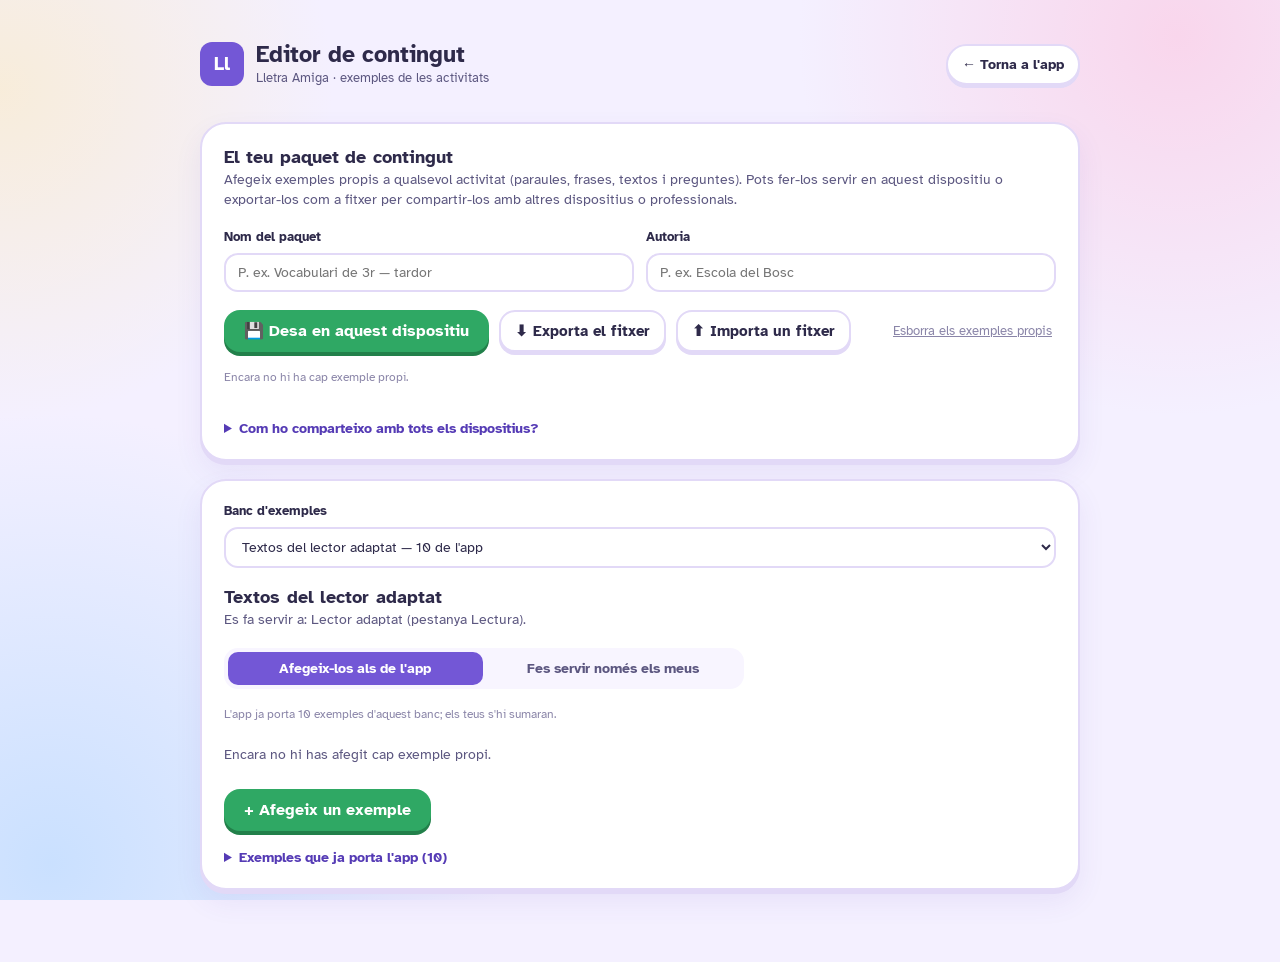
<file: editor.html>
<!doctype html>
<html lang="ca">
<head>
  <meta charset="utf-8" />
  <meta name="viewport" content="width=device-width, initial-scale=1" />
  <title>Editor de contingut · Lletra Amiga</title>
  <meta name="description" content="Afegeix o substitueix els exemples de les activitats de Lletra Amiga i comparteix-los com a fitxer." />
  <link rel="preconnect" href="https://fonts.googleapis.com">
  <link rel="stylesheet" href="https://fonts.googleapis.com/css2?family=Atkinson+Hyperlegible:wght@400;700&family=Lexend:wght@400;500;600;700&display=swap">
  <link rel="stylesheet" href="css/styles.css">
  <link rel="stylesheet" href="css/editor.css">
</head>
<body>
<div class="app ed-app">
  <header class="topbar">
    <div class="brand">
      <div class="brand-mark" aria-hidden="true">Ll</div>
      <div>
        <p class="brand-name">Editor de contingut</p>
        <p class="brand-tag">Lletra Amiga · exemples de les activitats</p>
      </div>
    </div>
    <div class="header-actions">
      <a class="icon-btn" id="backToApp" href="index.html">← Torna a l'app</a>
    </div>
  </header>

  <section class="card stack">
    <div>
      <p class="section-title">El teu paquet de contingut</p>
      <p class="section-hint">Afegeix exemples propis a qualsevol activitat (paraules, frases, textos i preguntes). Pots fer-los servir en aquest dispositiu o exportar-los com a fitxer per compartir-los amb altres dispositius o professionals.</p>
    </div>
    <div class="ed-meta">
      <div class="field-group"><label class="field-label" for="packTitle">Nom del paquet</label><input class="field" id="packTitle" placeholder="P. ex. Vocabulari de 3r — tardor"></div>
      <div class="field-group"><label class="field-label" for="packAuthor">Autoria</label><input class="field" id="packAuthor" placeholder="P. ex. Escola del Bosc"></div>
    </div>
    <div class="reader-toolbar ed-actions">
      <button class="play-btn" id="saveBtn" type="button">💾 Desa en aquest dispositiu</button>
      <button class="ghost-btn" id="exportBtn" type="button">⬇ Exporta el fitxer</button>
      <button class="ghost-btn" id="importBtn" type="button">⬆ Importa un fitxer</button>
      <input type="file" id="importFile" accept=".json,application/json" hidden>
      <button class="link-btn" id="clearBtn" type="button">Esborra els exemples propis</button>
    </div>
    <p class="field-note" id="ownTotal"></p>
    <p class="field-note" id="saveState" aria-live="polite"></p>
    <p class="ed-status" id="edStatus" role="status" aria-live="polite"></p>

    <details class="ed-help">
      <summary>Com ho comparteixo amb tots els dispositius?</summary>
      <ol>
        <li>Prem <b>Exporta el fitxer</b>: es baixa un <code>contingut.json</code>.</li>
        <li>Publica'l en una adreça web accessible, per exemple dins del repositori de GitHub de l'app (a l'arrel, amb el nom <code>contingut.json</code>, el reben automàticament totes les còpies de la web i de l'app que se'n publiquin) o en qualsevol web que permeti l'accés des d'altres llocs (CORS), com GitHub Pages o un <i>gist</i> públic (adreça «raw»).</li>
        <li>A cada dispositiu, ves a <b>Ajustos de lectura → Exemples i contingut</b>, enganxa l'adreça i prem <b>Desa i actualitza</b>. A partir d'aquí, cada vegada que s'obri l'app es baixaran les novetats.</li>
      </ol>
      <p class="field-note">També pots carregar aquí un paquet publicat per editar-lo:</p>
      <div class="reader-toolbar">
        <input class="field" id="loadUrl" type="url" inputmode="url" placeholder="https://…/contingut.json" spellcheck="false">
        <button class="ghost-btn" id="loadUrlBtn" type="button">Carrega'l a l'editor</button>
      </div>
    </details>
  </section>

  <section class="card stack ed-bank">
    <div class="field-group">
      <label class="field-label" for="bankSelect">Banc d'exemples</label>
      <select class="field" id="bankSelect"></select>
    </div>
    <div id="bankView" class="stack"></div>
  </section>
</div>

<script src="js/banks.js"></script>
<script src="js/content.js"></script>
<script src="js/editor.js"></script>
</body>
</html>
</file>
<file: css/styles.css>
:root{
  --bg:#F4F0FF;
  --surface:#FFFFFF;
  --surface-2:#F8F5FF;
  --border:#E2D9F7;
  --ink:#2E2A4A;
  --ink-secondary:#5C5780;
  --ink-muted:#8A85A8;
  --accent:#7357D6;
  --accent-strong:#553BB5;
  --accent-soft:#ECE6FF;
  --accent-contrast:#FFFFFF;
  --success:#22804A;
  --success-soft:#E1F6E8;
  --warning:#B4501C;
  --warning-soft:#FFE9DC;
  --go:#2FA864; --go-edge:#22804A;
  --back:#E0507F; --back-edge:#B93564;
  --radius-sm:12px;
  --radius-md:18px;
  --radius-lg:26px;
  --shadow-card:0 4px 0 var(--border), 0 12px 28px rgba(85,59,181,.08);
  --font-fun:'Fredoka', 'Atkinson Hyperlegible', 'Segoe UI', sans-serif;
  /* Colors de les seccions: fons pastel i línia */
  --c-lectura:#D6EBFF; --l-lectura:#5B9FE6;
  --c-fonologia:#FFDCE8; --l-fonologia:#E8709A;
  --c-descodificacio:#FFE3CC; --l-descodificacio:#EE8A45;
  --c-ortografia:#FFF0BF; --l-ortografia:#DDAA22;
  --c-vocabulari:#D3F3E2; --l-vocabulari:#3DB27A;
  --c-comprensio:#E7DEFF; --l-comprensio:#8E73E3;
  --c-missions:#DDF3CF; --l-missions:#62AE3E;
  --c-progres:#CFF0F2; --l-progres:#34A3AC;
  --font-display:'Atkinson Hyperlegible', 'Segoe UI', sans-serif;
  --font-reading:'Lexend', 'Segoe UI', sans-serif;
  --reading-size:20px;
  --reading-line:1.8;
  --reading-tracking:0.02em;
}
@media (prefers-color-scheme: dark){
  :root:not([data-theme="light"]){
    --bg:#1B1830; --surface:#252142; --surface-2:#2D2850; --border:#403A68;
    --ink:#F1EEFF; --ink-secondary:#C4BEE4; --ink-muted:#9089B6;
    --accent:#A893FF; --accent-strong:#D2C7FF; --accent-soft:#372E66; --accent-contrast:#1B1830;
    --success:#7DDBA2; --success-soft:#1D3A2C; --warning:#FFB28A; --warning-soft:#46291C;
    --go:#2FA864; --go-edge:#1D6E40; --back:#D84A79; --back-edge:#9C2D55;
    --shadow-card:0 4px 0 #13111F, 0 12px 28px rgba(0,0,0,.35);
    --c-lectura:#22344F; --c-fonologia:#43263A; --c-descodificacio:#46301F; --c-ortografia:#433A1C;
    --c-vocabulari:#1E3D31; --c-comprensio:#332A5C; --c-missions:#283C20; --c-progres:#1D3C40;
  }
}
:root[data-theme="dark"]{
  --bg:#1B1830; --surface:#252142; --surface-2:#2D2850; --border:#403A68;
  --ink:#F1EEFF; --ink-secondary:#C4BEE4; --ink-muted:#9089B6;
  --accent:#A893FF; --accent-strong:#D2C7FF; --accent-soft:#372E66; --accent-contrast:#1B1830;
  --success:#7DDBA2; --success-soft:#1D3A2C; --warning:#FFB28A; --warning-soft:#46291C;
  --go:#2FA864; --go-edge:#1D6E40; --back:#D84A79; --back-edge:#9C2D55;
  --shadow-card:0 4px 0 #13111F, 0 12px 28px rgba(0,0,0,.35);
  --c-lectura:#22344F; --c-fonologia:#43263A; --c-descodificacio:#46301F; --c-ortografia:#433A1C;
  --c-vocabulari:#1E3D31; --c-comprensio:#332A5C; --c-missions:#283C20; --c-progres:#1D3C40;
}

*{box-sizing:border-box;}
body{
  background:var(--bg);
  color:var(--ink);
  font-family:var(--font-display);
  -webkit-font-smoothing:antialiased;
}
h1,h2,h3{font-family:var(--font-display); text-wrap:balance; margin:0;}
p{margin:0;}
button{font-family:inherit; cursor:pointer;}
input,select,textarea{font-family:inherit;}
:focus-visible{outline:3px solid var(--accent); outline-offset:2px;}

.app{max-width:920px; margin:0 auto; padding:20px 20px 64px;}

/* ---------- Header ---------- */
.topbar{
  display:flex; align-items:center; gap:16px; flex-wrap:wrap;
  padding:14px 0 18px; border-bottom:1px solid var(--border); margin-bottom:20px;
}
.brand{display:flex; align-items:center; gap:12px;}
.brand-mark{
  width:44px; height:44px; border-radius:12px; background:var(--accent); color:var(--accent-contrast);
  display:flex; align-items:center; justify-content:center; font-weight:700; font-size:19px; flex:none;
  letter-spacing:0.01em;
}
.brand-name{font-size:19px; font-weight:700; color:var(--ink); line-height:1.2;}
.brand-tag{font-size:12.5px; color:var(--ink-secondary); margin-top:2px;}

.tabs{display:flex; gap:4px; background:var(--surface-2); padding:4px; border-radius:999px; flex-wrap:wrap;}
.tab-btn{
  border:none; background:transparent; color:var(--ink-secondary); font-size:14.5px; font-weight:600;
  padding:9px 16px; border-radius:999px; white-space:nowrap;
}
.tab-btn[aria-selected="true"]{background:var(--accent); color:var(--accent-contrast);}
.tab-btn:hover:not([aria-selected="true"]){background:var(--surface); color:var(--ink);}

.header-actions{margin-left:auto; display:flex; gap:8px;}
.icon-btn{
  display:flex; align-items:center; gap:8px; background:var(--surface); border:1px solid var(--border);
  color:var(--ink); font-size:14px; font-weight:600; padding:10px 14px; border-radius:999px;
}
.icon-btn:hover{border-color:var(--accent);}

/* ---------- Panels & cards ---------- */
.panel[hidden]{display:none;}
.card{
  background:var(--surface); border:1px solid var(--border); border-radius:var(--radius-lg);
  box-shadow:var(--shadow-card); padding:22px;
}
.stack{display:flex; flex-direction:column; gap:18px;}
.stack[hidden]{display:none;}
.section-title{font-size:15.5px; font-weight:700; color:var(--ink); margin-bottom:2px;}
.section-hint{font-size:13.5px; color:var(--ink-secondary); line-height:1.5;}

.subtabs{display:flex; gap:8px; flex-wrap:wrap;}
.subtab-btn{
  border:1px solid var(--border); background:var(--surface); color:var(--ink-secondary);
  font-size:13.5px; font-weight:600; padding:8px 14px; border-radius:10px;
}
.subtab-btn[aria-selected="true"]{border-color:var(--accent); background:var(--accent-soft); color:var(--accent-strong);}

/* ---------- Reader ---------- */
.reader-toolbar{display:flex; gap:10px; flex-wrap:wrap; align-items:center;}
select.field, textarea.field, input.field{
  background:var(--surface-2); border:1px solid var(--border); border-radius:10px; color:var(--ink);
  padding:9px 12px; font-size:13.5px;
}
.play-btn{
  display:flex; align-items:center; gap:8px; background:var(--accent); color:var(--accent-contrast);
  border:none; border-radius:10px; padding:10px 18px; font-size:14px; font-weight:700;
}
.play-btn:hover{background:var(--accent-strong);}
.ghost-btn{
  background:transparent; border:1px solid var(--border); color:var(--ink-secondary);
  border-radius:10px; padding:10px 14px; font-size:13.5px; font-weight:600;
}
.ghost-btn:hover{border-color:var(--accent); color:var(--accent-strong);}

.text-surface{
  border-radius:var(--radius-md); padding:26px; min-height:180px;
  background:var(--surface-2); border:1px solid var(--border);
}
.text-surface[data-tint="cream"]{background:#F3ECD2; border-color:#E4D9AE; color:#332B12;}
.text-surface[data-tint="blue"]{background:#E2ECF4; border-color:#C9DBEA; color:#1E2C38;}
.text-surface[data-tint="green"]{background:#E4EFE1; border-color:#CBE0C4; color:#20301E;}
.text-surface[data-tint="pink"]{background:#F5E6EB; border-color:#E9CBD6; color:#3A222A;}
.text-surface[data-tint="grey"]{background:#E7E7E4; border-color:#D2D2CC; color:#252420;}

.reading-text, .adaptive-text{
  font-family:var(--font-reading); font-size:var(--reading-size); line-height:var(--reading-line);
  letter-spacing:var(--reading-tracking); max-width:66ch;
}
.reading-text .word{padding:0 1px; border-radius:4px;}
.reading-text .word.active{background:var(--accent-soft); color:var(--accent-strong); box-shadow:0 0 0 2px var(--accent-soft);}

textarea.field{width:100%; min-height:90px; resize:vertical; line-height:1.5;}

/* ---------- Settings drawer ---------- */
.drawer-backdrop{
  position:fixed; inset:0; background:rgba(20,18,14,.35); display:flex; justify-content:flex-end; z-index:50;
}
.drawer-backdrop[hidden]{display:none;}
.drawer{
  width:min(360px, 92vw); height:100%; background:var(--surface); border-left:1px solid var(--border);
  padding:22px; overflow-y:auto; display:flex; flex-direction:column; gap:20px;
}
.drawer-head{display:flex; align-items:center; justify-content:space-between;}
.field-group{display:flex; flex-direction:column; gap:8px;}
.field-label{font-size:13px; font-weight:700; color:var(--ink);}
.field-note{font-size:12px; color:var(--ink-muted);}
.segmented{display:flex; background:var(--surface-2); border-radius:10px; padding:3px; gap:3px;}
.segmented button{
  flex:1; border:none; background:transparent; color:var(--ink-secondary); font-size:12.5px; font-weight:600;
  padding:8px 6px; border-radius:8px;
}
.segmented button[aria-pressed="true"]{background:var(--accent); color:var(--accent-contrast);}
input[type="range"]{width:100%; accent-color:var(--accent);}
.range-row{display:flex; justify-content:space-between; font-size:11.5px; color:var(--ink-muted);}
.swatch-row{display:flex; gap:8px; flex-wrap:wrap;}
.swatch{
  width:34px; height:34px; border-radius:9px; border:2px solid var(--border); cursor:pointer;
}
.swatch[aria-pressed="true"]{border-color:var(--accent); box-shadow:0 0 0 2px var(--accent-soft);}
.toggle-row{display:flex; align-items:center; justify-content:space-between; gap:12px;}
.switch{position:relative; width:42px; height:24px; flex:none;}
.switch input{opacity:0; width:0; height:0;}
.switch .track{position:absolute; inset:0; background:var(--surface-2); border:1px solid var(--border); border-radius:999px; transition:.15s;}
.switch .knob{position:absolute; top:2px; left:2px; width:18px; height:18px; border-radius:50%; background:var(--ink-muted); transition:.15s;}
.switch input:checked + .track{background:var(--accent-soft); border-color:var(--accent);}
.switch input:checked + .track .knob{transform:translateX(18px); background:var(--accent);}
.close-btn{background:none; border:none; color:var(--ink-secondary); font-size:20px; line-height:1; padding:4px;}

/* ---------- Exercises ---------- */
.letters-grid{
  display:grid; grid-template-columns:repeat(auto-fill, minmax(52px,1fr)); gap:8px;
}
.letter-cell{
  aspect-ratio:1; border-radius:10px; border:1px solid var(--border); background:var(--surface-2);
  font-family:var(--font-reading); font-size:26px; color:var(--ink); display:flex; align-items:center; justify-content:center;
}
.letter-cell:hover:not(:disabled){border-color:var(--accent);}
.letter-cell.selected{background:var(--accent-soft); border-color:var(--accent); color:var(--accent-strong);}
.letter-cell.found{background:var(--success-soft); border-color:var(--success); color:var(--success);}
.letter-cell.wrong{background:var(--warning-soft); border-color:var(--warning); color:var(--warning);}
.letter-cell:disabled{cursor:default;}

.prompt-word{font-size:38px; font-weight:600; font-family:var(--font-reading);}
.choice-row{display:flex; gap:10px; flex-wrap:wrap;}
.choice-btn{
  background:var(--surface-2); border:1px solid var(--border); color:var(--ink); font-family:var(--font-reading);
  font-size:17px; font-weight:600; padding:12px 20px; border-radius:12px; min-width:64px;
}
.choice-btn:hover:not(:disabled){border-color:var(--accent);}
.choice-btn.correct{background:var(--success-soft); border-color:var(--success); color:var(--success);}
.choice-btn.incorrect{background:var(--warning-soft); border-color:var(--warning); color:var(--warning);}
.choice-btn.selected{background:var(--accent-soft); border-color:var(--accent); color:var(--accent-strong);}

.feedback-banner{
  display:flex; align-items:center; gap:10px; padding:12px 14px; border-radius:10px; font-size:14px; font-weight:600;
}
.feedback-banner.ok{background:var(--success-soft); color:var(--success);}
.feedback-banner.bad{background:var(--warning-soft); color:var(--warning);}

.score-pill{font-size:12.5px; font-weight:700; color:var(--ink-secondary); font-variant-numeric:tabular-nums;}

.dict-word{font-size:14px; color:var(--ink-secondary); margin-top:4px;}
.dict-word b{color:var(--ink); font-weight:700;}
.diff-line{display:flex; flex-wrap:wrap; gap:6px; font-family:var(--font-reading); font-size:var(--reading-size); line-height:1.7;}
.diff-line span{padding:1px 3px; border-radius:5px;}
.diff-line span.match{background:var(--success-soft); color:var(--success);}
.diff-line span.miss{background:var(--warning-soft); color:var(--warning);}

/* ---------- Progress ---------- */
.tiles{display:grid; grid-template-columns:repeat(auto-fit, minmax(140px,1fr)); gap:12px;}
.tile{background:var(--surface-2); border:1px solid var(--border); border-radius:var(--radius-md); padding:16px;}
.tile-value{font-size:26px; font-weight:700; font-variant-numeric:tabular-nums; color:var(--ink);}
.tile-label{font-size:12.5px; color:var(--ink-secondary); margin-top:4px;}

.week-chart{display:flex; align-items:flex-end; gap:10px; height:120px; padding-top:14px;}
.week-col{flex:1; display:flex; flex-direction:column; align-items:center; gap:6px; height:100%; justify-content:flex-end;}
.week-bar{width:100%; max-width:30px; background:var(--accent); border-radius:6px 6px 3px 3px; min-height:4px;}
.week-col.today .week-bar{background:var(--accent-strong); box-shadow:0 0 0 2px var(--accent-soft);}
.week-count{font-size:11px; color:var(--ink-muted); font-variant-numeric:tabular-nums;}
.week-label{font-size:12px; color:var(--ink-secondary); font-weight:600;}

.bar-rows{display:flex; flex-direction:column; gap:12px;}
.bar-row{display:grid; grid-template-columns:110px 1fr 48px; align-items:center; gap:12px; font-size:13px;}
.bar-row .label{color:var(--ink-secondary); font-weight:600;}
.bar-track{height:10px; background:var(--surface-2); border-radius:999px; overflow:hidden;}
.bar-fill{height:100%; background:var(--accent); border-radius:999px;}
.bar-row .value{text-align:right; font-variant-numeric:tabular-nums; color:var(--ink);}

.reset-row{display:flex; justify-content:flex-end;}
.link-btn{background:none; border:none; color:var(--ink-muted); font-size:12.5px; text-decoration:underline; padding:4px;}
.link-btn:hover{color:var(--warning);}

/* ---------- Progress profile (Fase 8) ---------- */
.radar-wrap{display:flex; justify-content:center; padding:6px 0;}
.level-grid{display:grid; grid-template-columns:repeat(auto-fit, minmax(160px,1fr)); gap:10px;}
.level-card{background:var(--surface-2); border:1px solid var(--border); border-radius:var(--radius-sm); padding:10px 12px; display:flex; align-items:center; justify-content:space-between; gap:8px;}
.level-card .name{font-size:12.5px; font-weight:600; color:var(--ink-secondary);}
.level-pill{background:var(--accent-soft); color:var(--accent-strong); font-size:12px; font-weight:700; padding:3px 9px; border-radius:999px; white-space:nowrap;}

.eval-row{display:flex; gap:8px; flex-wrap:wrap;}
.eval-btn{border:1px solid var(--border); background:var(--surface); font-size:20px; padding:8px 12px; border-radius:10px; line-height:1;}
.eval-btn.active{border-color:var(--accent); background:var(--accent-soft); box-shadow:0 0 0 2px var(--accent-soft);}
.eval-note{font-size:12.5px; color:var(--ink-secondary); margin-top:8px;}

.review-list{display:flex; flex-direction:column; gap:8px;}
.review-item{display:flex; align-items:center; gap:10px; background:var(--surface-2); border:1px solid var(--border); border-radius:var(--radius-sm); padding:10px 12px; flex-wrap:wrap;}
.review-item .name{flex:1; min-width:140px; font-size:13.5px; font-weight:600; color:var(--ink);}
.due-badge{font-size:11.5px; font-weight:700; padding:3px 9px; border-radius:999px; white-space:nowrap;}
.due-badge.today{background:var(--warning-soft); color:var(--warning);}
.due-badge.upcoming{background:var(--surface); color:var(--ink-muted); border:1px solid var(--border);}
.sema-row{display:flex; gap:4px; flex-wrap:wrap;}
.sema-btn{border:1px solid var(--border); background:var(--surface); font-size:11.5px; padding:5px 8px; border-radius:8px; color:var(--ink-secondary);}
.sema-btn:hover{border-color:var(--accent); color:var(--accent-strong);}
.review-empty{font-size:13.5px; color:var(--ink-secondary); padding:4px 0;}

@media (max-width:640px){
  .bar-row{grid-template-columns:88px 1fr 40px;}
  .prompt-word{font-size:30px;}
}

/* ---------- Activity grid ---------- */
.activity-grid{display:grid; grid-template-columns:repeat(auto-fill, minmax(220px,1fr)); gap:12px;}
.activity-grid[hidden]{display:none;}
.activity-card{
  text-align:left; background:var(--surface-2); border:1px solid var(--border); border-radius:var(--radius-md);
  padding:16px; display:flex; flex-direction:column; gap:6px; min-height:92px;
}
.activity-card:hover:not(:disabled){border-color:var(--accent);}
.activity-card:disabled{opacity:.55; cursor:default;}
.activity-card .name{font-size:14.5px; font-weight:700; color:var(--ink);}
.activity-card .desc{font-size:12.5px; color:var(--ink-secondary); line-height:1.4;}
.activity-card .soon{font-size:11px; font-weight:700; color:var(--warning); text-transform:uppercase; letter-spacing:.03em;}
.activity-back{
  align-self:flex-start; display:inline-flex; align-items:center; gap:6px; cursor:pointer;
  background:var(--accent-soft); color:var(--accent-strong); border:1px solid var(--accent);
  border-radius:999px; padding:8px 16px; font-weight:700; font-size:14px;
}
.activity-back:hover{background:var(--surface); }

/* Activitat oberta: pantalla pròpia; per canviar d'activitat o de categoria cal tornar enrere. */
html.in-activity .tabs{display:none;}
html.in-activity .panel > .card > :first-child{display:none;}
.soon-block{margin-top:6px; padding-top:18px; border-top:1px solid var(--border);}

/* ---------- Profile modal ---------- */
#profileBackdrop{align-items:center; justify-content:center; padding:20px;}
#profileBackdrop .drawer{width:min(420px, 92vw); height:auto; max-height:80vh; border-radius:var(--radius-lg);}
.profile-row{
  display:flex; align-items:center; gap:6px; padding:10px 12px; border-radius:12px;
  border:1px solid var(--border); background:var(--surface-2);
}
.profile-row[data-active="true"]{border-color:var(--accent); background:var(--accent-soft);}
.profile-row .name{
  flex:1; text-align:left; background:none; border:none; padding:2px 0;
  font-family:inherit; font-size:14px; font-weight:600; color:var(--ink);
}
.profile-row .mini-btn{
  background:none; border:none; color:var(--ink-secondary); font-size:15px; padding:5px 7px; border-radius:8px;
}
.profile-row .mini-btn:hover:not(:disabled){color:var(--accent-strong); background:var(--surface);}
.profile-row .mini-btn:disabled{opacity:.35; cursor:default;}

/* ---------- Compte (js/cloud.js) ---------- */
.icon-btn[hidden], .ghost-btn[hidden], .play-btn[hidden]{display:none;}
.check-row{display:flex; gap:10px; align-items:flex-start; font-size:13px; color:var(--ink-secondary); line-height:1.45;}
.check-row input{margin-top:2px; width:18px; height:18px; accent-color:var(--accent); flex:none;}
#accountSend{justify-content:center;}

/* ---------- Contingut (js/content.js) ---------- */
.content-banner{
  display:flex; align-items:center; justify-content:space-between; gap:12px; flex-wrap:wrap;
  background:var(--accent-soft); color:var(--accent-strong); border:1px solid var(--accent);
  border-radius:var(--radius-md); padding:10px 14px; margin-bottom:16px; font-size:14px; font-weight:600;
}
.content-banner[hidden], .content-group[hidden]{display:none;}
a.ghost-btn{text-decoration:none; display:inline-flex; align-items:center;}

/* ---------- Informe de treball (js/reports.js) ---------- */
.progress-head{display:flex; align-items:center; justify-content:space-between; gap:12px; flex-wrap:wrap;}
.progress-head .ghost-btn[hidden]{display:none;}
.report-backdrop{justify-content:center; align-items:flex-start; padding:24px 16px; overflow-y:auto; overscroll-behavior:contain;}
.report-shell{
  width:min(860px, 100%); background:var(--surface); border:1px solid var(--border);
  border-radius:var(--radius-lg); box-shadow:var(--shadow-card); display:flex; flex-direction:column;
}
.report-toolbar{padding:18px 22px; border-bottom:1px solid var(--border); display:flex; flex-direction:column; gap:14px;}
.report-bar-head{display:flex; align-items:center; justify-content:space-between;}
.report-controls{display:flex; gap:12px; flex-wrap:wrap; align-items:flex-end;}
.report-controls .field-group{min-width:200px; flex:1;}
.report-custom{display:flex; gap:12px; flex-wrap:wrap; flex:1 1 100%;}
.report-custom[hidden]{display:none;}
.report-custom .field-group{min-width:150px;}

.report-doc{padding:26px 30px 32px; color:var(--ink); font-size:14px; line-height:1.5;}
.report-doc section{margin-top:22px;}
.report-doc h1{font-size:22px;}
.report-doc h2{font-size:15.5px; margin-bottom:10px; padding-bottom:6px; border-bottom:1px solid var(--border);}
.r-head{display:flex; align-items:center; gap:14px;}
.r-brand{width:44px; height:44px; border-radius:12px; background:var(--accent); color:var(--accent-contrast); display:flex; align-items:center; justify-content:center; font-weight:700; font-size:19px; flex:none;}
.r-sub{font-size:13px; color:var(--ink-secondary);}
.r-meta{display:flex; flex-wrap:wrap; gap:10px 28px; margin:18px 0 0; padding:12px 16px; background:var(--surface-2); border-radius:var(--radius-sm);}
.r-meta dt{font-size:11.5px; color:var(--ink-secondary); text-transform:uppercase; letter-spacing:.04em;}
.r-meta dd{margin:2px 0 0; font-weight:700;}
.r-tiles{display:grid; grid-template-columns:repeat(auto-fit, minmax(150px,1fr)); gap:10px;}
.r-tile{background:var(--surface-2); border:1px solid var(--border); border-radius:var(--radius-sm); padding:12px 14px; display:flex; flex-direction:column; gap:2px;}
.r-tile-v{font-size:22px; font-weight:700; font-variant-numeric:tabular-nums;}
.r-tile-l{font-size:12.5px; color:var(--ink-secondary);}
.r-note{font-size:12.5px; color:var(--ink-secondary); margin-top:8px;}
.r-empty{margin-top:10px; color:var(--ink-secondary);}
.r-list{margin:0; padding-left:20px; display:flex; flex-direction:column; gap:4px;}
.r-scroll{overflow-x:auto;}
.r-table{width:100%; border-collapse:collapse; font-size:13.5px;}
.r-table th{text-align:left; font-size:12px; color:var(--ink-secondary); font-weight:700; padding:6px 8px; border-bottom:1px solid var(--border);}
.r-table td{padding:7px 8px; border-bottom:1px solid var(--border); vertical-align:middle;}
.r-table .n{text-align:right; font-variant-numeric:tabular-nums; white-space:nowrap;}
.r-bar{display:inline-block; width:90px; height:8px; background:var(--surface-2); border-radius:999px; overflow:hidden; vertical-align:middle; margin-right:6px;}
.r-bar-fill{display:block; height:100%; background:var(--accent); border-radius:999px;}
.r-chart{display:flex; align-items:flex-end; gap:3px; height:130px; padding-top:16px;}
.r-col{flex:1; min-width:0; height:100%; display:flex; flex-direction:column; align-items:center; justify-content:flex-end; gap:3px;}
.r-col-bar{width:100%; max-width:22px; background:var(--accent); border-radius:4px 4px 2px 2px; min-height:2px;}
.r-col-v{font-size:10px; color:var(--ink-muted); font-variant-numeric:tabular-nums;}
.r-col-l{font-size:9.5px; color:var(--ink-secondary); white-space:nowrap; overflow:hidden; max-width:100%;}
.r-evals{display:flex; flex-wrap:wrap; gap:8px;}
.r-eval{background:var(--surface-2); border:1px solid var(--border); border-radius:999px; padding:4px 10px; font-size:13px;}
.r-notes{width:100%; min-height:110px;}
.print-only{display:none;}
.r-notes-print{min-height:90px; border:1px solid var(--border); border-radius:var(--radius-sm); padding:10px 12px; white-space:normal;}

@media (max-width:640px){
  .report-backdrop{padding:0;}
  .report-shell{border-radius:0; border:none; min-height:100%;}
  .report-doc{padding:18px 16px 28px;}
  .report-toolbar{padding:14px 16px;}
  .r-bar{display:none;}
  .r-table{font-size:13px;}
  .r-table th, .r-table td{padding:6px 5px;}
}

@media print{
  @page{ margin:16mm 14mm; }
  /* L'informe s'imprimeix sempre amb colors clars, encara que l'app estigui en tema fosc. */
  :root{
    --bg:#fff !important; --surface:#fff !important; --surface-2:#F3F0E8 !important; --border:#D6CFBF !important;
    --ink:#111 !important; --ink-secondary:#444 !important; --ink-muted:#666 !important;
    --accent:#3B6E71 !important; --accent-strong:#2E5457 !important; --accent-contrast:#fff !important;
  }
  body.report-open{background:#fff;}
  body.report-open > *:not(#reportBackdrop){display:none !important;}
  body.report-open #reportBackdrop{position:static; display:block; padding:0; background:none; overflow:visible;}
  body.report-open .report-shell{border:none; box-shadow:none; width:auto; margin:0; border-radius:0;}
  body.report-open .report-toolbar, body.report-open .no-print{display:none !important;}
  body.report-open .print-only{display:block;}
  .report-doc{padding:0; color:#000; font-size:11.5pt;}
  .report-doc section{break-inside:auto;}
  .report-doc h2{break-after:avoid;}
  .r-table tr, .r-tile, .r-break-avoid{break-inside:avoid;}
  .r-bar, .r-bar-fill, .r-col-bar, .r-brand, .r-meta, .r-tile{-webkit-print-color-adjust:exact; print-color-adjust:exact;}
}

/* ---------- Portada ---------- */
.brand-home{border:none; cursor:pointer; font-family:inherit;}
.cover{position:fixed; inset:0; z-index:70; background:var(--bg); overflow-y:auto; overscroll-behavior:contain;}
.cover[hidden]{display:none;}
body.cover-open{overflow:hidden;}
.cover-inner{max-width:760px; margin:0 auto; padding:40px 20px 48px; display:flex; flex-direction:column; gap:24px;}
.cover-head{text-align:center; display:flex; flex-direction:column; align-items:center; gap:10px;}
.cover-head h1{font-size:30px;}
.cover-lead{font-size:16px; color:var(--ink-secondary); line-height:1.5; max-width:46ch;}
.cover-inner{min-height:100%; justify-content:center; max-width:560px;}
.cover-profiles{display:flex; flex-direction:column; gap:14px; background:var(--surface); border:1px solid var(--border);
  border-radius:var(--radius-lg); box-shadow:var(--shadow-card); padding:22px;}
.cover-question{font-size:17px; font-weight:700; color:var(--ink); text-align:center;}
.cover-profile-list{display:grid; grid-template-columns:repeat(auto-fill, minmax(130px,1fr)); gap:10px;}
.cover-profile{
  display:flex; flex-direction:column; align-items:center; gap:6px; padding:16px 10px; color:var(--ink);
  background:var(--surface-2); border:2px solid var(--border); border-radius:var(--radius-md);
}
.cover-profile:hover{border-color:var(--accent);}
.cover-profile[data-active="true"]{border-color:var(--accent); background:var(--accent-soft);}
.cover-avatar{font-size:38px; line-height:1;}
.cover-profile .name{font-size:15px; font-weight:700; overflow-wrap:anywhere; text-align:center;}
.cover-new{display:flex; gap:8px; flex-wrap:wrap;}
.cover-new .field{flex:1 1 180px; min-width:0;}
@media (max-width:640px){
  .cover-inner{padding:28px 14px 36px; gap:18px;}
  .cover-head h1{font-size:26px;}
  .cover-profiles{padding:16px;}
}
@media (hover:none){ .cover-profile:hover{border-color:var(--border);} .cover-profile[data-active="true"]:hover{border-color:var(--accent);} }

/* ---------- Ajuda ---------- */
.help-drawer{gap:12px;}
.help-item{background:var(--surface-2); border:1px solid var(--border); border-radius:var(--radius-md); padding:0 14px;}
.help-item summary{cursor:pointer; font-weight:700; font-size:15px; color:var(--ink); padding:12px 0; list-style-position:inside;}
.help-item[open] summary{border-bottom:1px solid var(--border); margin-bottom:10px;}
.help-item p, .help-item li{font-size:14.5px; line-height:1.6; color:var(--ink-secondary);}
.help-item p{margin:0 0 10px;}
.help-item ul{margin:0 0 10px; padding-left:20px; display:flex; flex-direction:column; gap:6px;}
.help-item b{color:var(--ink);}

/* ---------- Gamificació (js/game.js) ---------- */
html.game-off .game-only{display:none !important;}
.game-hud{position:relative; gap:10px; font-variant-numeric:tabular-nums;}
.game-hud:empty{display:none;}
.hud-part{display:inline-flex; align-items:center; gap:4px; white-space:nowrap;}
.goal-ring{flex:none; display:block;}
.goal-ring circle{transition:stroke-dasharray .4s ease;}
.game-float{
  position:absolute; right:8px; top:-6px; pointer-events:none; font-size:13px; font-weight:700; color:var(--success);
  animation:game-float 1.2s ease-out forwards;
}
@keyframes game-float{ from{opacity:0; transform:translateY(6px);} 20%{opacity:1;} to{opacity:0; transform:translateY(-18px);} }

.game-status{display:grid; grid-template-columns:minmax(0,2fr) minmax(0,1fr) minmax(0,1fr); gap:10px;}
.game-level, .game-mini{
  background:var(--surface-2); border:1px solid var(--border); border-radius:var(--radius-md); padding:12px 14px;
}
.game-level{display:flex; align-items:center; gap:12px; min-width:0;}
.game-avatar{font-size:34px; line-height:1; flex:none;}
.game-level-text{display:flex; flex-direction:column; gap:6px; min-width:0; flex:1;}
.game-level-text b{font-size:15px; color:var(--ink);}
.xp-track{height:10px; background:var(--surface); border:1px solid var(--border); border-radius:999px; overflow:hidden;}
.xp-track i{display:block; height:100%; background:var(--accent); border-radius:999px; transition:width .5s ease;}
.game-note{font-size:12px; color:var(--ink-secondary); font-variant-numeric:tabular-nums;}
.game-mini{display:grid; grid-template-columns:auto 1fr; align-items:center; column-gap:8px; row-gap:2px;}
.game-mini > :first-child{grid-row:span 2;}
.game-mini-icon{font-size:26px; line-height:1;}
.game-mini b{font-size:20px; color:var(--ink); font-variant-numeric:tabular-nums;}
.game-mini span:last-child{font-size:12px; color:var(--ink-secondary); line-height:1.35;}

.challenge{
  display:flex; align-items:center; gap:12px; flex-wrap:wrap; padding:12px 14px; border-radius:var(--radius-md);
  background:var(--accent-soft); border:1px solid var(--accent);
}
.challenge.done{background:var(--success-soft); border-color:var(--success);}
.challenge-icon{font-size:26px; line-height:1;}
.challenge-text{flex:1; min-width:180px; display:flex; flex-direction:column; gap:2px;}
.challenge-text b{font-size:14.5px; color:var(--ink);}
.challenge-text span{font-size:13px; color:var(--ink-secondary);}
.challenge-ok{font-weight:700; color:var(--success);}

.game-details summary{cursor:pointer; font-weight:700; font-size:14px; color:var(--accent-strong); padding:4px 0;}
.avatar-grid{display:grid; grid-template-columns:repeat(auto-fill, minmax(52px,1fr)); gap:8px; margin-top:10px;}
.avatar-btn{
  font-size:26px; line-height:1; padding:8px 0; border-radius:12px; border:1px solid var(--border); background:var(--surface-2);
  display:flex; flex-direction:column; align-items:center; gap:2px;
}
.avatar-btn small{font-size:10.5px; color:var(--ink-muted); font-weight:700;}
.avatar-btn[aria-pressed="true"]{border-color:var(--accent); background:var(--accent-soft); box-shadow:0 0 0 2px var(--accent-soft);}
.avatar-btn:disabled{cursor:default; opacity:.7;}

.badge-grid{display:grid; grid-template-columns:repeat(auto-fill, minmax(140px,1fr)); gap:8px;}
.badge{
  display:flex; flex-direction:column; align-items:center; text-align:center; gap:3px; padding:12px 8px;
  border-radius:var(--radius-md); border:1px solid var(--warning); background:var(--warning-soft);
}
.badge-e{font-size:28px; line-height:1;}
.badge b{font-size:13px; color:var(--ink);}
.badge-how{font-size:11.5px; color:var(--ink-secondary); line-height:1.35;}
.badge.locked{background:var(--surface-2); border-color:var(--border);}
.badge.locked .badge-e{filter:grayscale(1); opacity:.45;}
.badge.locked b{color:var(--ink-secondary);}

.card-game{margin-top:auto; font-size:13px;}
.card-stars{color:var(--warning); letter-spacing:2px;}
.card-stars .off{color:var(--border);}
.card-new{font-size:11.5px; font-weight:700; color:var(--accent-strong);}

.cover-game{display:flex; flex-direction:column; gap:10px; text-align:left;}
.cover-game:empty{display:none;}
.game-hello{font-size:17px; font-weight:700; color:var(--ink);}

.game-toast{
  position:fixed; left:50%; bottom:24px; z-index:200; max-width:min(520px, calc(100vw - 32px));
  transform:translate(-50%, 20px); opacity:0; pointer-events:none; transition:opacity .25s, transform .25s;
  background:var(--ink); color:var(--bg); padding:12px 18px; border-radius:14px; font-weight:700; font-size:15px;
  box-shadow:0 8px 28px rgba(0,0,0,.25); text-align:center; line-height:1.4;
}
.game-toast.on{opacity:1; transform:translate(-50%, 0);}
.game-confetti{position:fixed; inset:0; pointer-events:none; z-index:199; overflow:hidden;}
.game-confetti i{
  position:absolute; top:-12px; width:9px; height:14px; border-radius:2px; opacity:.9;
  animation-name:game-confetti; animation-timing-function:ease-in; animation-fill-mode:forwards;
}
@keyframes game-confetti{ to{ transform:translateY(105vh) rotate(540deg); opacity:.2; } }
@media (prefers-reduced-motion: reduce){
  .game-float, .game-confetti{display:none;}
  .game-toast, .xp-track i, .goal-ring circle{transition:none;}
}
@media (max-width:640px){
  .game-status{grid-template-columns:1fr 1fr;}
  .game-level{grid-column:1 / -1;}
  .hud-part:not(.hud-goal) + .hud-part:not(.hud-goal){display:none;}
}
@media print{ .game-hud, .game-toast, .game-confetti, .game-card{display:none !important;} }

/* =====================================================================
   Tema visual «pastel»: colors suaus per secció, botons amb relleu, tipografia
   arrodonida per als títols (Fredoka) i la mascota guineu (img/). El text de lectura
   continua amb Lexend/Atkinson i els fons de text són llisos per no distreure.
   ===================================================================== */
.sr-only{position:absolute; width:1px; height:1px; padding:0; margin:-1px; overflow:hidden; clip:rect(0 0 0 0); white-space:nowrap; border:0;}

body{
  background:
    radial-gradient(circle at 92% 4%, rgba(255,182,213,.45) 0, transparent 26%),
    radial-gradient(circle at 4% 96%, rgba(150,205,255,.45) 0, transparent 30%),
    radial-gradient(circle at 0% 10%, rgba(255,230,150,.35) 0, transparent 22%),
    var(--bg);
  background-attachment:fixed;
}
:root[data-theme="dark"] body{background:var(--bg);}
@media (prefers-color-scheme: dark){ :root:not([data-theme="light"]) body{background:var(--bg);} }

/* ---- Tipografia de títols i botons ---- */
h1, h2, h3, .section-title, .tab-btn, .play-btn, .ghost-btn, .activity-back, .subtab-btn, .segmented button,
.activity-card .name, .tile-value, .level-pill, .icon-btn, .cover-question, .cover-profile .name, .game-level-text b,
.game-mini b, .challenge-text b, .badge b, .help-item summary, .game-toast, .feedback-banner, .score-pill{
  font-family:var(--font-fun);
}
.section-title{font-size:18px; font-weight:600; letter-spacing:.005em;}

/* ---- Logotip amb lletres de colors ---- */
.wordmark{font-family:var(--font-fun); font-weight:700; letter-spacing:.01em; white-space:nowrap;}
.wordmark .wm-word{display:inline-block;}
.wm1{color:#E8588B;} .wm2{color:#F07F2E;} .wm3{color:#D9A10F;} .wm4{color:#2FA86A;} .wm5{color:#3D8EE0;} .wm6{color:#8A6BE6;}
.wordmark span span{text-shadow:0 2px 0 rgba(46,42,74,.12);}

/* ---- Capçalera ---- */
.topbar{border-bottom:none;}
.brand-mark.brand-home{
  background:var(--surface); padding:3px; overflow:hidden; border-radius:50%;
  box-shadow:0 3px 0 var(--border); border:2px solid var(--border);
}
.brand-home img{width:100%; height:100%; object-fit:contain; display:block;}
.brand-name{font-size:23px; line-height:1.1;}
.brand-tag{font-family:var(--font-fun); font-weight:500;}
.icon-btn{border-width:2px; box-shadow:0 3px 0 var(--border); border-radius:999px;}
.icon-btn:active{transform:translateY(2px); box-shadow:0 1px 0 var(--border);}

/* ---- Pestanyes amb el color de cada secció ---- */
.tab-btn[data-target="panel-reader"], #panel-reader{--cat:var(--c-lectura); --line:var(--l-lectura);}
.tab-btn[data-target="panel-fonologia"], #panel-fonologia{--cat:var(--c-fonologia); --line:var(--l-fonologia);}
.tab-btn[data-target="panel-exercises"], #panel-exercises{--cat:var(--c-descodificacio); --line:var(--l-descodificacio);}
.tab-btn[data-target="panel-dictation"], #panel-dictation{--cat:var(--c-ortografia); --line:var(--l-ortografia);}
.tab-btn[data-target="panel-vocabulari"], #panel-vocabulari{--cat:var(--c-vocabulari); --line:var(--l-vocabulari);}
.tab-btn[data-target="panel-comprensio"], #panel-comprensio{--cat:var(--c-comprensio); --line:var(--l-comprensio);}
.tab-btn[data-target="panel-missions"], #panel-missions{--cat:var(--c-missions); --line:var(--l-missions);}
.tab-btn[data-target="panel-progress"], #panel-progress{--cat:var(--c-progres); --line:var(--l-progres);}

.tabs{background:var(--surface); border:2px solid var(--border); box-shadow:0 3px 0 var(--border); padding:5px; gap:5px;}
.tab-btn{font-weight:600; font-size:15px; border:2px solid transparent; color:var(--ink-secondary);}
.tab-btn[aria-selected="true"]{background:var(--cat); color:var(--ink); border-color:var(--line);}
.tab-btn:hover:not([aria-selected="true"]){background:var(--cat); color:var(--ink);}
html:not(.android-app) .tab-btn::before{margin-right:6px;}
html:not(.android-app) .tab-btn[data-target="panel-reader"]::before{content:"📖";}
html:not(.android-app) .tab-btn[data-target="panel-fonologia"]::before{content:"👂";}
html:not(.android-app) .tab-btn[data-target="panel-exercises"]::before{content:"🔤";}
html:not(.android-app) .tab-btn[data-target="panel-dictation"]::before{content:"✏️";}
html:not(.android-app) .tab-btn[data-target="panel-vocabulari"]::before{content:"💬";}
html:not(.android-app) .tab-btn[data-target="panel-comprensio"]::before{content:"🧠";}
html:not(.android-app) .tab-btn[data-target="panel-missions"]::before{content:"🎯";}
html:not(.android-app) .tab-btn[data-target="panel-progress"]::before{content:"📈";}

/* ---- Targetes ---- */
.card{border:2px solid var(--border); border-radius:var(--radius-lg);}
.panel > .card:first-child{border-top:8px solid var(--line, var(--border));}

/* ---- Botons amb relleu ---- */
.play-btn{
  background:var(--go); color:#fff; border-radius:16px; padding:11px 20px; font-size:16px; font-weight:600;
  box-shadow:0 4px 0 var(--go-edge); transition:transform .08s, box-shadow .08s;
}
.play-btn:hover{background:var(--go); filter:brightness(1.05);}
.play-btn:active{transform:translateY(3px); box-shadow:0 1px 0 var(--go-edge);}
.ghost-btn{
  background:var(--surface); color:var(--ink); border:2px solid var(--border); border-radius:16px;
  font-size:15px; font-weight:600; box-shadow:0 3px 0 var(--border); transition:transform .08s, box-shadow .08s;
}
.ghost-btn:hover{border-color:var(--accent); color:var(--accent-strong);}
.ghost-btn:active{transform:translateY(2px); box-shadow:0 1px 0 var(--border);}
.activity-back{
  background:var(--back); color:#fff; border:none; border-radius:16px; padding:9px 18px; font-size:15px; font-weight:600;
  box-shadow:0 4px 0 var(--back-edge);
}
.activity-back:hover{background:var(--back); filter:brightness(1.05);}
.activity-back:active{transform:translateY(3px); box-shadow:0 1px 0 var(--back-edge);}
.subtab-btn{border-width:2px; border-radius:14px; box-shadow:0 3px 0 var(--border);}
.subtab-btn[aria-selected="true"]{box-shadow:0 3px 0 var(--accent);}
.segmented{border-radius:14px; padding:4px;}
.segmented button{border-radius:10px; font-size:14px;}
select.field, textarea.field, input.field{border:2px solid var(--border); border-radius:14px; background:var(--surface);}
select.field:focus, textarea.field:focus, input.field:focus{border-color:var(--accent); outline:none; box-shadow:0 0 0 3px var(--accent-soft);}

/* Fitxes de resposta (com peces de joc) */
.choice-btn, .letter-cell{
  background:var(--surface); border:2px solid var(--border); border-radius:16px;
  box-shadow:0 4px 0 var(--border); transition:transform .08s, box-shadow .08s;
}
.choice-btn:active:not(:disabled), .letter-cell:active:not(:disabled){transform:translateY(3px); box-shadow:0 1px 0 var(--border);}
.choice-btn.selected, .letter-cell.selected{box-shadow:0 4px 0 var(--accent);}
.choice-btn.correct, .letter-cell.found{box-shadow:0 4px 0 var(--success);}
.choice-btn.incorrect, .letter-cell.wrong{box-shadow:0 4px 0 var(--warning);}
.feedback-banner{border-radius:16px; font-size:15px; border:2px solid currentColor;}

/* ---- Llistes d'activitats: targetes pastel de la secció ---- */
.activity-card{
  background:var(--cat, var(--surface-2)); border:2px solid var(--line, var(--border)); border-radius:20px;
  box-shadow:0 4px 0 var(--line, var(--border)); transition:transform .08s, box-shadow .08s;
}
.activity-card:hover:not(:disabled){border-color:var(--line, var(--accent)); transform:translateY(-2px); box-shadow:0 6px 0 var(--line, var(--border));}
.activity-card:active:not(:disabled){transform:translateY(3px); box-shadow:0 1px 0 var(--line, var(--border));}
.activity-card .name{font-size:16px; font-weight:600;}
.activity-card .desc{color:var(--ink-secondary); font-size:13.5px;}
.card-new{color:var(--ink);}

/* ---- Superfície de lectura ---- */
.text-surface{border:2px solid var(--border); border-radius:20px;}

/* ---- Progrés ---- */
.tile, .level-card, .review-item, .game-level, .game-mini{border:2px solid var(--border); border-radius:18px;}
.tile-value{font-weight:600;}
.week-bar{background:var(--line, var(--accent)); border-radius:10px 10px 4px 4px;}
.week-col.today .week-bar{background:var(--accent);}
.bar-track{height:12px;}
.bar-fill{background:linear-gradient(90deg, #8FD3A8, #6CB8F0, #A68BF0);}
.xp-track{height:14px; border:2px solid var(--border); position:relative; overflow:visible;}
.xp-track i{background:linear-gradient(90deg, #5FCB8B, #F4C842, #F59152, #E8709A, #8E73E3); position:relative; min-width:6px;}
.xp-track i::after{
  content:"⭐"; position:absolute; right:-10px; top:50%; transform:translateY(-50%); font-size:18px; line-height:1;
}
.level-pill{background:var(--cat, var(--accent-soft)); color:var(--ink); border:2px solid var(--line, var(--accent));}
.challenge{border-width:2px; border-radius:18px;}
.badge{border-width:2px; border-radius:18px;}
.avatar-btn{border-width:2px; border-radius:16px; box-shadow:0 3px 0 var(--border); background:var(--surface);}
.game-hud b{font-family:var(--font-fun);}

/* ---- Celebracions amb la mascota ---- */
.game-toast{
  display:flex; align-items:center; gap:12px; text-align:left;
  background:var(--surface); color:var(--ink); border:2px solid var(--border); border-radius:22px;
  box-shadow:0 5px 0 var(--border), 0 14px 34px rgba(46,42,74,.2); padding:10px 18px 10px 10px;
}
.game-toast img{width:58px; height:58px; flex:none;}

/* ---- Bafarada ---- */
.speech{
  position:relative; background:var(--surface); color:var(--ink); border:2px solid var(--border);
  border-radius:18px; padding:8px 14px; font-family:var(--font-fun); font-weight:600; font-size:16px;
  box-shadow:0 3px 0 var(--border);
}

/* ---- Portada ---- */
.cover{
  background:
    radial-gradient(circle at 88% 8%, rgba(255,182,213,.55) 0, transparent 28%),
    radial-gradient(circle at 8% 92%, rgba(150,205,255,.55) 0, transparent 32%),
    radial-gradient(circle at 10% 12%, rgba(255,230,150,.45) 0, transparent 24%),
    var(--bg);
}
.cover::before{
  /* estrelles i puntets de fons */
  content:""; position:fixed; inset:0; pointer-events:none; opacity:.55; background-size:420px 420px;
  background-image:url("data:image/svg+xml,%3Csvg xmlns='http://www.w3.org/2000/svg' width='260' height='260'%3E%3Cpath d='M40 30l4 9 9 4-9 4-4 9-4-9-9-4 9-4z' fill='%23F4C842'/%3E%3Cpath d='M200 70l3 6 6 3-6 3-3 6-3-6-6-3 6-3z' fill='%23A68BF0'/%3E%3Cpath d='M150 210l3 7 7 3-7 3-3 7-3-7-7-3 7-3z' fill='%236CB8F0'/%3E%3Ccircle cx='110' cy='60' r='4' fill='%23E8709A'/%3E%3Ccircle cx='230' cy='170' r='3' fill='%235FCB8B'/%3E%3Ccircle cx='60' cy='190' r='3' fill='%23F59152'/%3E%3C/svg%3E");
}
:root[data-theme="dark"] .cover{background:var(--bg);}
@media (prefers-color-scheme: dark){ :root:not([data-theme="light"]) .cover{background:var(--bg);} }
.cover-inner{position:relative;}
.cover-hero{position:relative; width:150px; height:150px; margin-bottom:-4px;}
.cover-mascot{width:150px; height:150px; display:block;}
.cover-hero .speech{position:absolute; right:-62px; top:10px;}
.cover-hero .speech::after{
  content:""; position:absolute; left:-9px; bottom:8px; width:14px; height:14px; background:var(--surface);
  border-left:2px solid var(--border); border-bottom:2px solid var(--border); transform:rotate(45deg);
}
.cover-head h1{font-size:46px; line-height:1.05;}
.cover-lead{font-family:var(--font-fun); font-weight:500; font-size:18px;}
.cover-profiles{border-width:2px; border-radius:28px;}
.cover-question{font-size:21px; font-weight:600;}
.cover-profile{border-radius:22px; box-shadow:0 4px 0 var(--border); transition:transform .08s, box-shadow .08s;}
.cover-profile:nth-child(6n+1){background:var(--c-lectura); border-color:var(--l-lectura); box-shadow:0 4px 0 var(--l-lectura);}
.cover-profile:nth-child(6n+2){background:var(--c-fonologia); border-color:var(--l-fonologia); box-shadow:0 4px 0 var(--l-fonologia);}
.cover-profile:nth-child(6n+3){background:var(--c-ortografia); border-color:var(--l-ortografia); box-shadow:0 4px 0 var(--l-ortografia);}
.cover-profile:nth-child(6n+4){background:var(--c-vocabulari); border-color:var(--l-vocabulari); box-shadow:0 4px 0 var(--l-vocabulari);}
.cover-profile:nth-child(6n+5){background:var(--c-descodificacio); border-color:var(--l-descodificacio); box-shadow:0 4px 0 var(--l-descodificacio);}
.cover-profile:nth-child(6n+6){background:var(--c-comprensio); border-color:var(--l-comprensio); box-shadow:0 4px 0 var(--l-comprensio);}
.cover-profile:hover{transform:translateY(-2px);}
.cover-profile:active{transform:translateY(3px); box-shadow:none;}
.cover-profile[data-active="true"]{outline:3px solid var(--accent); outline-offset:3px;}
.cover-avatar{
  width:64px; height:64px; border-radius:50%; background:var(--surface); display:flex; align-items:center; justify-content:center;
  font-size:36px; box-shadow:0 3px 0 rgba(46,42,74,.12);
}
.cover-profile .name{font-size:17px; font-weight:600;}
@media (max-width:640px){
  .cover-head h1{font-size:38px;}
  .cover-hero, .cover-mascot{width:120px; height:120px;}
  .cover-hero .speech{right:-54px;}
  .cover-profile-list{grid-template-columns:1fr 1fr;}
}

/* ---- Ajuda ---- */
.help-hero{display:flex; align-items:center; gap:10px;}
.help-hero img{width:84px; height:84px; flex:none;}
.help-hero .speech{font-size:14.5px; font-weight:500; line-height:1.4;}
.help-item{border-width:2px; border-radius:18px;}
.drawer{border-left-width:2px; border-radius:26px 0 0 26px;}
.drawer-backdrop{background:rgba(46,42,74,.35);}

@media (prefers-reduced-motion: reduce){
  .activity-card, .play-btn, .ghost-btn, .choice-btn, .letter-cell, .cover-profile{transition:none;}
  .activity-card:hover:not(:disabled), .cover-profile:hover{transform:none;}
}
@media (hover:none){
  .activity-card:hover:not(:disabled){transform:none; box-shadow:0 4px 0 var(--line, var(--border));}
  .tab-btn:hover:not([aria-selected="true"]){background:transparent;}
}
@media print{ .cover::before{display:none;} body{background:#fff;} }

/* ---------- Navegació des de l'Inici (les pestanyes queden amagades) ---------- */
#mainTabs{display:none !important;}
#panel-home{--cat:var(--c-comprensio); --line:var(--accent);}
.home-back{
  align-self:flex-start; display:inline-flex; align-items:center; gap:6px; font-family:var(--font-fun);
  font-size:16px; font-weight:600; color:var(--ink); background:var(--cat); border:2px solid var(--line);
  border-radius:16px; padding:8px 18px; box-shadow:0 4px 0 var(--line); transition:transform .08s, box-shadow .08s;
}
.home-back:active{transform:translateY(3px); box-shadow:0 1px 0 var(--line);}
html.in-activity .home-back{display:none;}

.home-hello{display:flex; align-items:center; gap:12px;}
.home-mascot{width:96px; height:96px; flex:none;}
.home-hello .speech{font-size:20px;}
.home-hello .speech::after{
  content:""; position:absolute; left:-9px; bottom:14px; width:14px; height:14px; background:var(--surface);
  border-left:2px solid var(--border); border-bottom:2px solid var(--border); transform:rotate(45deg);
}

.home-actions{display:grid; grid-template-columns:repeat(3, minmax(0,1fr)); gap:14px;}
.home-action{
  position:relative; display:flex; align-items:center; gap:12px; text-align:left; color:#fff;
  border:none; border-radius:22px; padding:18px 16px; min-height:96px;
  transition:transform .08s, box-shadow .08s;
}
.home-action.go{background:var(--go); box-shadow:0 5px 0 var(--go-edge);}
.home-action.monsters{background:var(--back); box-shadow:0 5px 0 var(--back-edge);}
.home-action.progress{background:#3D7FD1; box-shadow:0 5px 0 #2A5FA3;}
.home-action:hover{filter:brightness(1.05);}
.home-action:active{transform:translateY(4px); box-shadow:0 1px 0 rgba(0,0,0,.25);}
.ha-icon{font-size:38px; line-height:1; flex:none; background:rgba(255,255,255,.25); border-radius:16px; width:58px; height:58px;
  display:flex; align-items:center; justify-content:center;}
.ha-text{display:flex; flex-direction:column; gap:3px; min-width:0;}
.ha-text b{font-family:var(--font-fun); font-size:19px; font-weight:600;}
.ha-text span{font-size:14px; line-height:1.3; opacity:.95;}
.ha-count{
  position:absolute; top:-8px; right:-6px; min-width:30px; height:30px; padding:0 8px; border-radius:999px;
  background:#F4C842; color:#2E2A4A; font-family:var(--font-fun); font-weight:700; font-size:16px;
  display:flex; align-items:center; justify-content:center; box-shadow:0 3px 0 #C99A12; animation:la-bounce 1.6s ease-in-out infinite;
}

.home-sections{display:grid; grid-template-columns:repeat(4, minmax(0,1fr)); gap:12px;}
.home-section{
  display:flex; flex-direction:column; align-items:center; text-align:center; gap:4px; padding:16px 10px; color:var(--ink);
  background:var(--cat); border:2px solid var(--line); border-radius:22px; box-shadow:0 4px 0 var(--line);
  transition:transform .08s, box-shadow .08s;
}
.home-section:hover{transform:translateY(-2px); box-shadow:0 6px 0 var(--line);}
.home-section:active{transform:translateY(3px); box-shadow:0 1px 0 var(--line);}
.hs-icon{width:104px; height:104px; object-fit:contain; margin:-6px 0 0; transition:transform .15s ease-out;}
.home-section:hover .hs-icon{transform:scale(1.06) rotate(-3deg);}
.home-section .name{font-family:var(--font-fun); font-size:17px; font-weight:600;}
.home-section .desc{font-size:13px; color:var(--ink-secondary); line-height:1.35;}
.hs-meter{margin-top:4px; font-size:12px; font-weight:700; color:var(--ink-secondary); background:var(--surface); border-radius:999px; padding:2px 10px;}
.home-section[data-target="panel-reader"]{--cat:var(--c-lectura); --line:var(--l-lectura);}
.home-section[data-target="panel-fonologia"]{--cat:var(--c-fonologia); --line:var(--l-fonologia);}
.home-section[data-target="panel-exercises"]{--cat:var(--c-descodificacio); --line:var(--l-descodificacio);}
.home-section[data-target="panel-dictation"]{--cat:var(--c-ortografia); --line:var(--l-ortografia);}
.home-section[data-target="panel-vocabulari"]{--cat:var(--c-vocabulari); --line:var(--l-vocabulari);}
.home-section[data-target="panel-comprensio"]{--cat:var(--c-comprensio); --line:var(--l-comprensio);}
.home-section[data-target="panel-missions"]{--cat:var(--c-missions); --line:var(--l-missions);}
.home-section[data-target="panel-progress"]{--cat:var(--c-progres); --line:var(--l-progres);}
@media (max-width:760px){
  .home-actions{grid-template-columns:1fr;}
  .home-action{min-height:0; padding:14px;}
  .home-sections{grid-template-columns:1fr 1fr;}
  .home-mascot{width:76px; height:76px;}
  .hs-icon{width:84px; height:84px;}
  .home-hello .speech{font-size:17px;}
}

/* La targeta principal és ara la primera div de la secció (abans hi ha el botó «‹ Inici») */
.panel > .card:first-child{border-top:2px solid var(--border);}
.panel > .card:first-of-type{border-top:8px solid var(--line, var(--border));}

/* ---------- Monstres d'errors ---------- */
.review-item{background:var(--surface-2);}
.review-item.due{background:var(--c-fonologia); border-color:var(--l-fonologia);}
.review-item .monster{font-size:34px; line-height:1;}
.review-item.due .monster{animation:la-wiggle 1.8s ease-in-out infinite;}
.review-item .practice-btn{padding:8px 16px; font-size:15px;}
.due-badge.today{background:var(--back); color:#fff;}
.review-empty{display:flex; align-items:center; gap:12px; font-size:14.5px;}
.review-empty .monster{font-size:34px;}

/* ---------- «Juice»: transicions i esclat d'encert ---------- */
.panel:not([hidden]), .activity-grid:not([hidden]), .panel [id$="-detail"]:not([hidden]){animation:la-enter .28s ease-out;}
.drawer-backdrop:not([hidden]) .drawer{animation:la-drawer .25s ease-out;}
.cover:not([hidden]) .cover-inner > *{animation:la-enter .4s ease-out backwards;}
.cover:not([hidden]) .cover-profiles{animation-delay:.12s;}
.cover-mascot, .home-mascot{animation:la-float 3.2s ease-in-out infinite;}
.feedback-banner{animation:la-pop .3s ease-out;}
.game-burst{position:fixed; left:50%; top:42%; width:0; height:0; z-index:198; pointer-events:none;}
.game-burst i{
  position:absolute; left:-5px; top:-5px; width:10px; height:10px; border-radius:3px;
  animation:la-burst .8s ease-out forwards;
}
.burst-star{position:absolute; left:-22px; top:-26px; font-size:44px; animation:la-star .8s ease-out forwards;}
@keyframes la-enter{ from{opacity:0; transform:translateY(10px);} to{opacity:1; transform:none;} }
@keyframes la-drawer{ from{opacity:.4; transform:translateX(24px);} to{opacity:1; transform:none;} }
@keyframes la-pop{ 0%{transform:scale(.94); opacity:.4;} 60%{transform:scale(1.02); opacity:1;} 100%{transform:scale(1);} }
@keyframes la-float{ 0%,100%{transform:translateY(0);} 50%{transform:translateY(-6px);} }
@keyframes la-bounce{ 0%,100%{transform:scale(1);} 50%{transform:scale(1.12);} }
@keyframes la-wiggle{ 0%,100%{transform:rotate(0);} 20%{transform:rotate(-10deg);} 40%{transform:rotate(8deg);} 60%{transform:rotate(-4deg);} }
@keyframes la-burst{ from{transform:translate(0,0) scale(1); opacity:1;} to{transform:translate(var(--dx), var(--dy)) scale(.4) rotate(200deg); opacity:0;} }
@keyframes la-star{ 0%{transform:scale(.2); opacity:0;} 35%{transform:scale(1.15); opacity:1;} 100%{transform:scale(1) translateY(-30px); opacity:0;} }
@media (prefers-reduced-motion: reduce){
  .panel:not([hidden]), .activity-grid:not([hidden]), .panel [id$="-detail"]:not([hidden]), .drawer-backdrop:not([hidden]) .drawer,
  .cover:not([hidden]) .cover-inner > *, .cover-mascot, .home-mascot, .feedback-banner, .ha-count, .review-item.due .monster{animation:none;}
  .game-burst{display:none;}
  .home-action, .home-section, .home-back, .hs-icon{transition:none;}
  .home-section:hover .hs-icon{transform:none;}
}

/* Capçalera en pantalles petites (web): botons només amb icona */
@media (max-width:640px){
  .topbar{gap:10px;}
  .header-actions{margin-left:0; width:100%; justify-content:flex-end; gap:6px;}
  .icon-btn{padding:8px 11px;}
  .btn-label{display:none;}
  #currentProfileName{max-width:9ch; overflow:hidden; text-overflow:ellipsis; white-space:nowrap;}
  .game-hud{margin-right:auto;}
}

/* ---------- Missions pràctiques, escape room i mapa ---------- */
.mission-brief{
  background:var(--c-missions); border:2px solid var(--l-missions); border-radius:var(--radius-md);
  padding:12px 16px; font-size:16px; line-height:1.5; color:var(--ink);
}
.mission-doc{
  position:relative; background:#FFFDF5; color:#2E2A4A; border:2px solid #E6DCC0; border-radius:6px;
  padding:18px 20px 16px; box-shadow:0 6px 0 #E6DCC0, 0 14px 26px rgba(85,59,181,.10); transform:rotate(-.4deg);
  font-family:var(--font-reading); font-size:calc(var(--reading-size) * .85); line-height:1.6; letter-spacing:var(--reading-tracking);
}
.mission-doc::before{ content:"📌"; position:absolute; top:-14px; left:50%; transform:translateX(-50%); font-size:22px; }
.mission-doc p{margin:0 0 4px;}
.mission-doc .md-title{font-family:var(--font-fun); font-weight:600; font-size:1.15em; color:#553BB5; margin-bottom:8px;}
.mission-form{background:var(--surface-2, var(--accent-soft)); border:2px dashed var(--border); border-radius:var(--radius-md); padding:12px 14px;}
.mf-title{margin:0 0 8px; font-family:var(--font-fun); font-weight:600; font-size:16px; color:var(--ink);}
.mf-row{display:grid; grid-template-columns:minmax(0,1fr) minmax(0,1.1fr); gap:10px; align-items:center; padding:6px 8px; border-radius:12px;}
.mf-row span{font-size:15px; color:var(--ink);}
.mf-row .field{min-height:0; padding:9px 12px; margin:0;}
.mf-row.ok{background:var(--success-soft);}
.mf-row.ok .field{border-color:var(--success);}
.mf-row.ok span::after{content:" ✓"; color:var(--success); font-weight:700;}
.mf-row.bad{background:var(--warning-soft);}
.mf-row.bad .field{border-color:var(--warning);}
.choice-btn.missing{border-style:dashed; border-color:var(--warning); color:var(--warning);}
@media (max-width:560px){ .mf-row{grid-template-columns:1fr; gap:4px;} }

.escape-scene{
  display:grid; grid-template-columns:repeat(auto-fit, minmax(130px, 1fr)); gap:14px; padding:18px;
  border-radius:var(--radius-lg); background:linear-gradient(180deg, #3B3266 0%, #2A2350 100%); box-shadow:inset 0 -10px 0 rgba(0,0,0,.18);
}
.escape-object{
  display:flex; flex-direction:column; align-items:center; gap:4px; padding:14px 8px 12px; border-radius:20px;
  background:#4A4080; border:2px solid #6C5FB0; color:#F1EEFF; box-shadow:0 5px 0 #231C45; transition:transform .1s;
}
.escape-object:hover:not(:disabled){transform:translateY(-3px) rotate(-1deg);}
.escape-object .eo-icon{font-size:46px; line-height:1;}
.escape-object .eo-name{font-family:var(--font-fun); font-weight:600; font-size:15px;}
.escape-object .eo-hint{font-size:12px; opacity:.8;}
.escape-object.solved{background:#2F5D3E; border-color:#62AE3E; opacity:1;}
.escape-object .eo-piece{font-family:var(--font-fun); font-weight:700; font-size:18px; color:#F4C842;}
.escape-inventory{display:flex; flex-wrap:wrap; align-items:center; gap:8px; font-size:15px; color:var(--ink);}
.ei-piece{background:#F4C842; color:#2E2A4A; border-radius:999px; padding:3px 12px; box-shadow:0 3px 0 #C99A12;}
.ei-empty{color:var(--ink-muted);}
.escape-clue{background:#FFFDF5; color:#2E2A4A; border:2px solid #E6DCC0; border-radius:14px; padding:14px 18px; box-shadow:0 5px 0 #E6DCC0;}
.ec-object{margin:0 0 8px; font-family:var(--font-fun); font-weight:600; font-size:18px;}
.ec-text{color:#2E2A4A;}
.er-word{cursor:pointer; border-radius:6px; padding:0 2px;}
.er-word:hover{background:#ECE6FF;}
.er-word.match{background:var(--success-soft); color:var(--success); text-decoration:line-through;}
.er-word.miss{background:var(--warning-soft); color:var(--warning);}
.er-piece{font-size:22px;}
.escape-note{background:#FFF0BF; color:#2E2A4A; border-radius:4px; padding:16px 18px; transform:rotate(.6deg); box-shadow:0 8px 18px rgba(0,0,0,.12); font-size:17px; line-height:1.5;}
.escape-code{max-width:180px; font-family:var(--font-fun); font-size:26px; letter-spacing:.3em; text-align:center; text-transform:uppercase;}
.escape-win{text-align:center; padding:22px; border-radius:var(--radius-lg); background:var(--c-missions); border:2px solid var(--l-missions);}
.ew-icon{font-size:64px; animation:la-pop .5s ease-out;}
.ew-title{font-family:var(--font-fun); font-size:22px; font-weight:600; margin:6px 0;}

.town-map{display:grid; gap:4px; padding:8px; border-radius:var(--radius-md); background:#B9B3C9; max-width:560px; width:100%; margin:0 auto;}
.town-cell{
  position:relative; aspect-ratio:1; border-radius:8px; background:#E7E3EE;
  display:flex; flex-direction:column; align-items:center; justify-content:center; overflow:hidden;
}
.town-cell.place{background:#D3F3E2;}
.town-cell.trail{background:#ECE6FF; box-shadow:inset 0 0 0 3px #A893FF;}
.town-cell.route{box-shadow:inset 0 0 0 4px #F4C842; background:#FFF0BF;}
.town-cell.goal{box-shadow:inset 0 0 0 4px var(--success);}
.tc-icon{font-size:clamp(18px, 5vw, 30px); line-height:1;}
.tc-name{font-size:clamp(9px, 2.2vw, 12px); font-weight:700; color:#2E2A4A;}
.town-fox{position:absolute; inset:6%; width:88%; height:88%; object-fit:contain; filter:drop-shadow(0 3px 3px rgba(0,0,0,.3)); animation:la-pop .25s ease-out;}
.town-pad{display:grid; grid-template-columns:repeat(3, auto); grid-template-areas:". up ." "left . right" ". down ."; justify-content:center; gap:6px;}
.town-pad [data-dy="-1"]{grid-area:up;} .town-pad [data-dy="1"]{grid-area:down;}
.town-pad [data-dx="-1"]{grid-area:left;} .town-pad [data-dx="1"]{grid-area:right;}
.town-text{font-family:var(--font-reading); font-size:calc(var(--reading-size) * .9); line-height:1.6;}
@media (prefers-reduced-motion: reduce){ .town-fox, .ew-icon{animation:none;} .escape-object{transition:none;} }
</file>
<file: css/editor.css>
/* Editor de contingut (editor.html). Es carrega després de css/styles.css. */
.ed-app{ display:flex; flex-direction:column; gap:18px; }
.ed-app .topbar{ margin-bottom:0; }
a.icon-btn{ text-decoration:none; }

.ed-meta{ display:grid; grid-template-columns:repeat(auto-fit, minmax(220px,1fr)); gap:12px; }
.ed-meta .field, .ed-bank > .field-group .field{ width:100%; }
.ed-actions .link-btn{ margin-left:auto; }
.play-btn.needs-save{ box-shadow:0 0 0 3px var(--accent-soft); }
.ed-status{ font-size:13.5px; font-weight:600; color:var(--success); }
.ed-status:empty{ display:none; }
.ed-status.bad{ color:var(--warning); }
.ed-help summary, .ed-bulk summary, .ed-defaults summary{ cursor:pointer; font-weight:700; font-size:14px; color:var(--accent-strong); }
.ed-help ol{ margin:10px 0; padding-left:20px; font-size:13.5px; line-height:1.55; display:flex; flex-direction:column; gap:6px; }
.ed-help code{ background:var(--surface-2); padding:1px 5px; border-radius:5px; }
.ed-help .reader-toolbar .field{ flex:1 1 240px; }

.ed-bank-head h2{ font-size:18px; }
.ed-mode{ max-width:520px; }
.ed-items{ display:flex; flex-direction:column; gap:12px; }
.ed-item{ border:1px solid var(--border); background:var(--surface-2); border-radius:var(--radius-md); padding:14px 16px; display:flex; flex-direction:column; gap:10px; }
.ed-item.invalid{ border-color:var(--warning); }
.ed-item-head{ display:flex; align-items:center; justify-content:space-between; }
.ed-num{ font-size:12.5px; font-weight:700; color:var(--ink-secondary); text-transform:uppercase; letter-spacing:.04em; }
.ed-fields{ display:grid; grid-template-columns:repeat(auto-fit, minmax(220px,1fr)); gap:10px 14px; }
.ed-field{ display:flex; flex-direction:column; gap:5px; min-width:0; }
.ed-field.wide{ grid-column:1 / -1; }
.ed-field .field{ width:100%; background:var(--surface); }
.ed-field textarea.field{ min-height:70px; }
.ed-check{ flex-direction:row; align-items:center; gap:8px; }
.ed-check input{ width:20px; height:20px; accent-color:var(--accent); flex:none; }
.ed-error{ font-size:13px; font-weight:600; color:var(--warning); }
.ed-error:empty{ display:none; }
.ed-sublist{ display:flex; flex-direction:column; gap:8px; }
.ed-subrow{ display:grid; grid-template-columns:repeat(auto-fit, minmax(180px,1fr)) auto; gap:8px; align-items:end; background:var(--surface); border:1px solid var(--border); border-radius:var(--radius-sm); padding:10px; }
.ed-subrow .ed-field.wide{ grid-column:auto; }
.ed-subrow .mini-btn{ background:none; border:1px solid var(--border); border-radius:8px; color:var(--ink-secondary); width:36px; height:36px; }
.ed-sublist + .ghost-btn{ align-self:flex-start; margin-top:4px; }
.ed-empty{ padding:6px 0; }
.ed-bulk textarea{ width:100%; margin:10px 0; }
.ed-default-list{ margin:10px 0 0; padding:0; list-style:none; display:flex; flex-direction:column; gap:4px; max-height:360px; overflow-y:auto; }
.ed-default-list li{ display:flex; align-items:center; justify-content:space-between; gap:12px; font-size:13.5px; padding:6px 8px; border-radius:8px; background:var(--surface-2); }
.ed-default-list li span{ min-width:0; overflow:hidden; text-overflow:ellipsis; white-space:nowrap; }
.ed-default-list .link-btn{ flex:none; }

@media (max-width:640px){
  .app.ed-app{ padding:12px 12px 48px; }
  .ed-app .topbar{ flex-wrap:wrap; }
  .ed-actions{ display:grid; grid-template-columns:1fr; }
  .ed-actions .link-btn{ margin-left:0; }
  select.field, input.field, textarea.field{ font-size:16px; }
}
</file>
